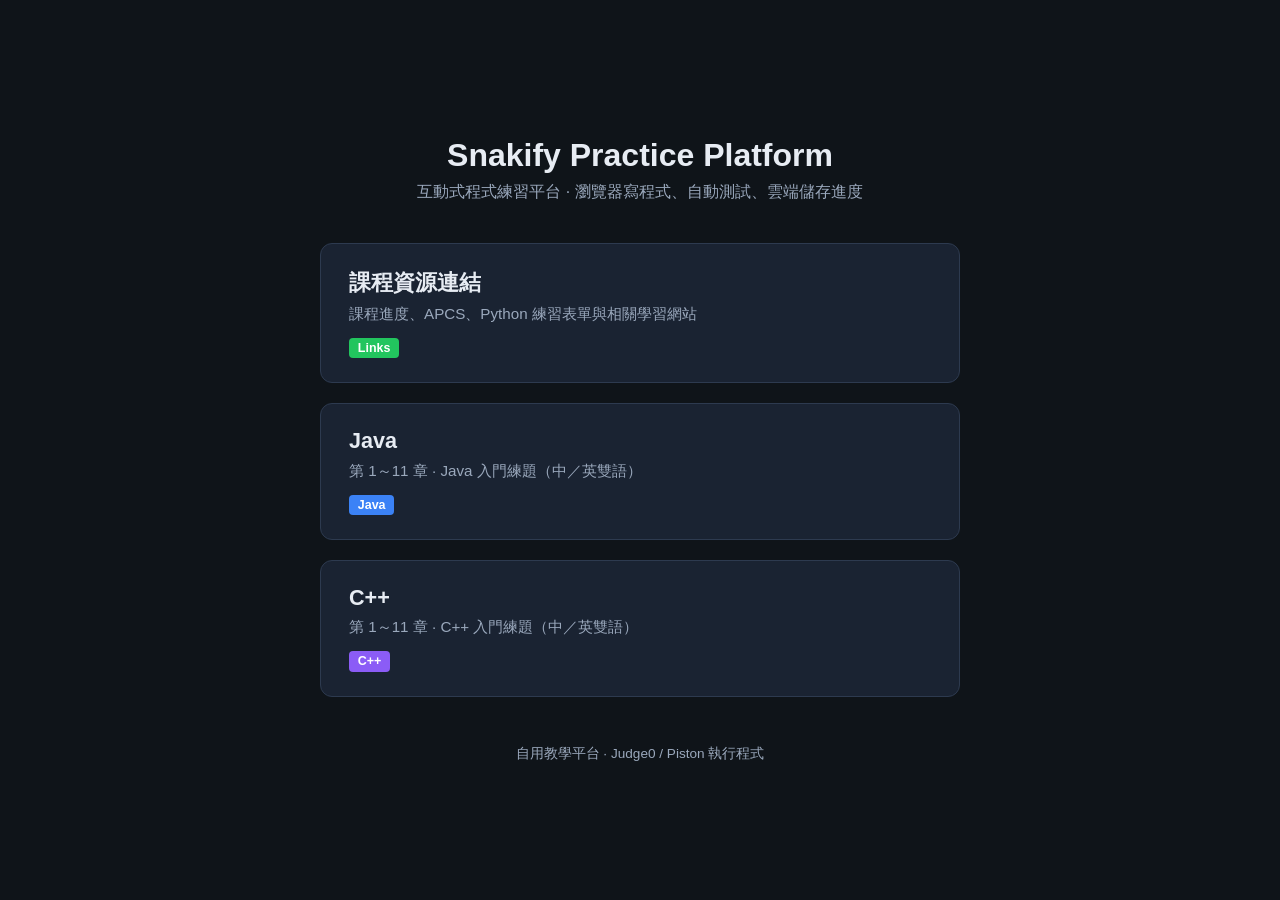
<file: index.html>
<!DOCTYPE html>
<html lang="zh-Hant">
<head>
  <meta charset="UTF-8">
  <meta name="viewport" content="width=device-width, initial-scale=1.0">
  <title>Snakify Practice Platform — 互動式程式練習</title>
  <style>
    :root {
      --bg: #0f1419;
      --surface: #1a2332;
      --border: #2d3a4f;
      --text: #e7ecf3;
      --muted: #9aa8bc;
      --accent: #3b82f6;
      --accent2: #8b5cf6;
      --font: "Segoe UI", "Microsoft JhengHei", "PingFang TC", sans-serif;
    }
    * { box-sizing: border-box; }
    body {
      margin: 0;
      min-height: 100vh;
      font-family: var(--font);
      background: var(--bg);
      color: var(--text);
      display: flex;
      flex-direction: column;
      align-items: center;
      justify-content: center;
      padding: 2rem 1.25rem;
    }
    h1 { margin: 0 0 0.5rem; font-size: 2rem; text-align: center; }
    .subtitle { color: var(--muted); margin: 0 0 2.5rem; text-align: center; max-width: 520px; }
    .cards {
      display: grid;
      gap: 1.25rem;
      width: min(640px, 100%);
    }
    .card {
      display: block;
      background: var(--surface);
      border: 1px solid var(--border);
      border-radius: 12px;
      padding: 1.5rem 1.75rem;
      text-decoration: none;
      color: inherit;
      transition: border-color 0.15s, transform 0.15s;
    }
    .card:hover {
      border-color: var(--accent);
      transform: translateY(-2px);
    }
    .card.cpp:hover { border-color: var(--accent2); }
    .card.links:hover { border-color: #22c55e; }
    .card h2 { margin: 0 0 0.35rem; font-size: 1.35rem; }
    .card p { margin: 0; color: var(--muted); font-size: 0.95rem; line-height: 1.5; }
    .badge {
      display: inline-block;
      margin-top: 0.75rem;
      padding: 0.2rem 0.55rem;
      border-radius: 4px;
      font-size: 0.78rem;
      font-weight: 700;
      color: #fff;
      background: var(--accent);
    }
    .card.cpp .badge { background: var(--accent2); }
    .card.links .badge { background: #22c55e; }
    footer { margin-top: 3rem; color: var(--muted); font-size: 0.85rem; text-align: center; }
  </style>
</head>
<body>
  <h1>Snakify Practice Platform</h1>
  <p class="subtitle">互動式程式練習平台 · 瀏覽器寫程式、自動測試、雲端儲存進度</p>

  <div class="cards">
    <a class="card links" href="course-links.html">
      <h2>課程資源連結</h2>
      <p>課程進度、APCS、Python 練習表單與相關學習網站</p>
      <span class="badge">Links</span>
    </a>
    <a class="card" href="java/">
      <h2>Java</h2>
      <p>第 1～11 章 · Java 入門練題（中／英雙語）</p>
      <span class="badge">Java</span>
    </a>
    <a class="card cpp" href="cpp/">
      <h2>C++</h2>
      <p>第 1～11 章 · C++ 入門練題（中／英雙語）</p>
      <span class="badge">C++</span>
    </a>
  </div>

  <footer>自用教學平台 · Judge0 / Piston 執行程式</footer>
</body>
</html>
</file>
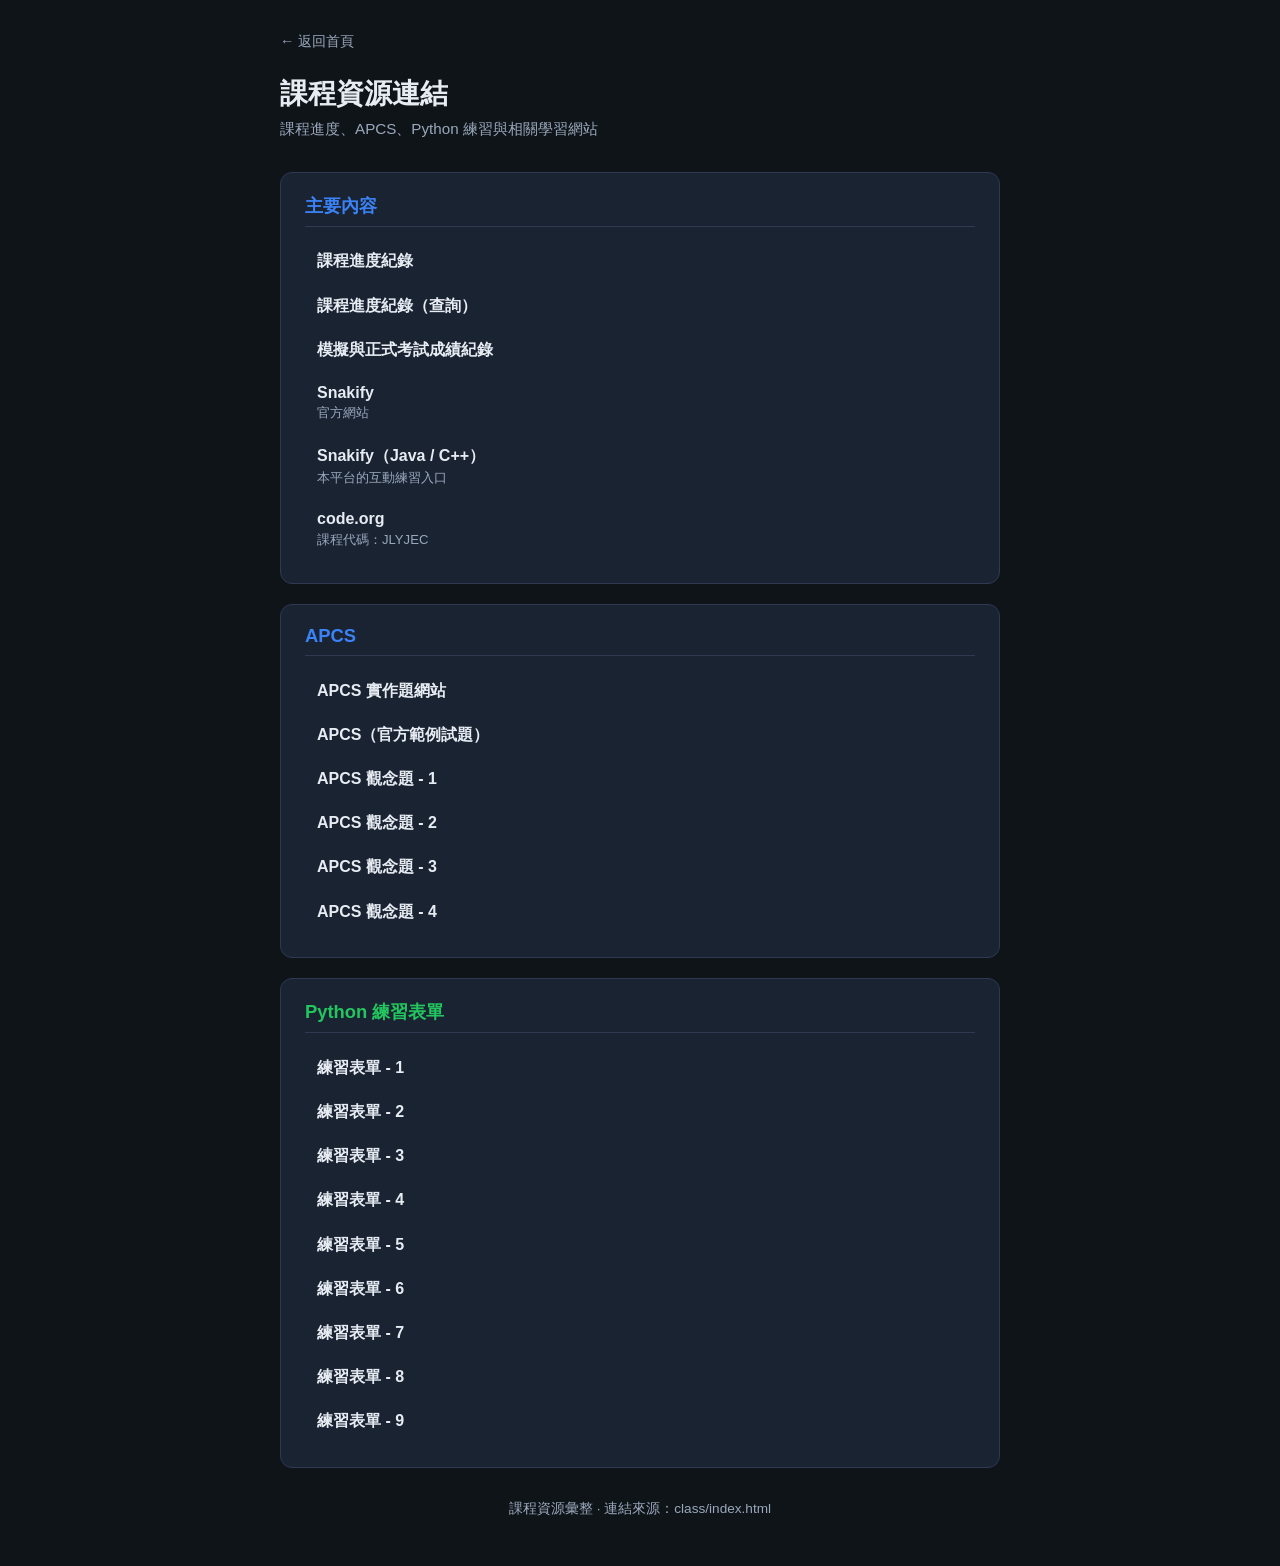
<file: course-links.html>
<!DOCTYPE html>
<html lang="zh-Hant">
<head>
  <meta charset="UTF-8">
  <meta name="viewport" content="width=device-width, initial-scale=1.0">
  <title>課程資源連結 — Snakify Practice Platform</title>
  <style>
    :root {
      --bg: #0f1419;
      --surface: #1a2332;
      --surface-2: #243044;
      --border: #2d3a4f;
      --text: #e7ecf3;
      --muted: #9aa8bc;
      --accent: #3b82f6;
      --accent2: #22c55e;
      --font: "Segoe UI", "Microsoft JhengHei", "PingFang TC", sans-serif;
    }
    * { box-sizing: border-box; }
    body {
      margin: 0;
      min-height: 100vh;
      font-family: var(--font);
      background: var(--bg);
      color: var(--text);
      padding: 2rem 1.25rem 3rem;
    }
    .wrap {
      max-width: 720px;
      margin: 0 auto;
    }
    .back {
      display: inline-block;
      margin-bottom: 1.5rem;
      color: var(--muted);
      text-decoration: none;
      font-size: 0.9rem;
    }
    .back:hover { color: var(--accent); }
    h1 { margin: 0 0 0.35rem; font-size: 1.75rem; }
    .subtitle { color: var(--muted); margin: 0 0 2rem; font-size: 0.95rem; }
    section {
      background: var(--surface);
      border: 1px solid var(--border);
      border-radius: 12px;
      padding: 1.25rem 1.5rem;
      margin-bottom: 1.25rem;
    }
    section h2 {
      margin: 0 0 1rem;
      font-size: 1.15rem;
      color: var(--accent);
      border-bottom: 1px solid var(--border);
      padding-bottom: 0.5rem;
    }
    section h2.python { color: var(--accent2); }
    ul {
      list-style: none;
      margin: 0;
      padding: 0;
    }
    li { margin: 0.35rem 0; }
    a.link {
      display: block;
      padding: 0.55rem 0.75rem;
      border-radius: 8px;
      color: var(--text);
      text-decoration: none;
      transition: background 0.15s;
    }
    a.link:hover {
      background: var(--surface-2);
    }
    a.link .title { font-weight: 600; }
    a.link .note {
      display: block;
      margin-top: 0.15rem;
      font-size: 0.82rem;
      color: var(--muted);
    }
    footer {
      margin-top: 2rem;
      color: var(--muted);
      font-size: 0.85rem;
      text-align: center;
    }
  </style>
</head>
<body>
  <div class="wrap">
    <a class="back" href="./">← 返回首頁</a>
    <h1>課程資源連結</h1>
    <p class="subtitle">課程進度、APCS、Python 練習與相關學習網站</p>

    <section id="main">
      <h2>主要內容</h2>
      <ul>
        <li>
          <a class="link" href="https://docs.google.com/forms/d/e/1FAIpQLScEkGBReQ8VpOT17Uw34zqcD7CHRAd5zIhtskSI7fWWDlw4Ag/viewform" target="_blank" rel="noopener">
            <span class="title">課程進度紀錄</span>
          </a>
        </li>
        <li>
          <a class="link" href="https://docs.google.com/spreadsheets/d/1Verdb0Zm7Z61c6HHbnNXRbBa2OfrQMqrlFXZtbvCuaw/edit?usp=sharing" target="_blank" rel="noopener">
            <span class="title">課程進度紀錄（查詢）</span>
          </a>
        </li>
        <li>
          <a class="link" href="https://docs.google.com/forms/d/e/1FAIpQLSf7cOiKqOec41Q7EEGooboO6Qr44yTvd2dOvbfcd_xTAxsORw/viewform" target="_blank" rel="noopener">
            <span class="title">模擬與正式考試成績紀錄</span>
          </a>
        </li>
        <li>
          <a class="link" href="https://snakify.org/en/" target="_blank" rel="noopener">
            <span class="title">Snakify</span>
            <span class="note">官方網站</span>
          </a>
        </li>
        <li>
          <a class="link" href="./">
            <span class="title">Snakify（Java / C++）</span>
            <span class="note">本平台的互動練習入口</span>
          </a>
        </li>
        <li>
          <a class="link" href="https://studio.code.org/sections/JLYJEC" target="_blank" rel="noopener">
            <span class="title">code.org</span>
            <span class="note">課程代碼：JLYJEC</span>
          </a>
        </li>
      </ul>
    </section>

    <section id="apcs">
      <h2>APCS</h2>
      <ul>
        <li>
          <a class="link" href="https://zerojudge.tw/Problems?tag=APCS" target="_blank" rel="noopener">
            <span class="title">APCS 實作題網站</span>
          </a>
        </li>
        <li>
          <a class="link" href="https://forms.gle/XJru8GQcSdrN694B6" target="_blank" rel="noopener">
            <span class="title">APCS（官方範例試題）</span>
          </a>
        </li>
        <li>
          <a class="link" href="https://forms.gle/iKeyyP8vtphAjLzF7" target="_blank" rel="noopener">
            <span class="title">APCS 觀念題 - 1</span>
          </a>
        </li>
        <li>
          <a class="link" href="https://forms.gle/EoN93LoNEtnTEsc57" target="_blank" rel="noopener">
            <span class="title">APCS 觀念題 - 2</span>
          </a>
        </li>
        <li>
          <a class="link" href="https://forms.gle/4Mi76emeyQLH63dc8" target="_blank" rel="noopener">
            <span class="title">APCS 觀念題 - 3</span>
          </a>
        </li>
        <li>
          <a class="link" href="https://forms.gle/Pnv5d5rKAmUVGcJC7" target="_blank" rel="noopener">
            <span class="title">APCS 觀念題 - 4</span>
          </a>
        </li>
      </ul>
    </section>

    <section id="python">
      <h2 class="python">Python 練習表單</h2>
      <ul>
        <li>
          <a class="link" href="https://docs.google.com/forms/d/e/1FAIpQLSdYnQHms8bs_TcmrohYVIl97LqHx1_Kj_tCsd9A8z92GlE8_Q/viewform" target="_blank" rel="noopener">
            <span class="title">練習表單 - 1</span>
          </a>
        </li>
        <li>
          <a class="link" href="https://docs.google.com/forms/d/e/1FAIpQLSdX5PXbMfDoxrVcXFGnvXtx2gy5AnDiDTkTBtb_0oCZ-NRGCg/viewform" target="_blank" rel="noopener">
            <span class="title">練習表單 - 2</span>
          </a>
        </li>
        <li>
          <a class="link" href="https://docs.google.com/forms/d/e/1FAIpQLSdFI6UdEk_Pn-UPbeqp8khgeyW8BfUkYwF9JmCV2WiVLJfBeg/viewform" target="_blank" rel="noopener">
            <span class="title">練習表單 - 3</span>
          </a>
        </li>
        <li>
          <a class="link" href="https://docs.google.com/forms/d/e/1FAIpQLSerJ2FqQyp7aBWCgaMs3FPUvMNwUOdGeHscpnXWGZPlnTcXPg/viewform" target="_blank" rel="noopener">
            <span class="title">練習表單 - 4</span>
          </a>
        </li>
        <li>
          <a class="link" href="https://docs.google.com/forms/d/e/1FAIpQLSeET3tP54aYZmyUu151gT9Eino2qKOvNJBk54mZKbdbcjSVdQ/viewform" target="_blank" rel="noopener">
            <span class="title">練習表單 - 5</span>
          </a>
        </li>
        <li>
          <a class="link" href="https://docs.google.com/forms/d/e/1FAIpQLSd6h65SNEDThPU260hsFbFx5ncboayTJtkglI1GZn2fXW7Bqw/viewform" target="_blank" rel="noopener">
            <span class="title">練習表單 - 6</span>
          </a>
        </li>
        <li>
          <a class="link" href="https://docs.google.com/forms/d/e/1FAIpQLSc2Ozg8YQYQMjQ8CdyOCMvFtsU3BJiLTrsvxFs7dCSkH2rwhQ/viewform" target="_blank" rel="noopener">
            <span class="title">練習表單 - 7</span>
          </a>
        </li>
        <li>
          <a class="link" href="https://docs.google.com/forms/d/e/1FAIpQLSdeM0X6pPRUO6MZEEOiVxs3nDxUDA9pYV5gEN7feE423IfUeg/viewform" target="_blank" rel="noopener">
            <span class="title">練習表單 - 8</span>
          </a>
        </li>
        <li>
          <a class="link" href="https://docs.google.com/forms/d/e/1FAIpQLSeaaUgntLs99bq03_pkrtIvkA7xWb8PezEyQqL2ztNscDDLkQ/viewform" target="_blank" rel="noopener">
            <span class="title">練習表單 - 9</span>
          </a>
        </li>
      </ul>
    </section>

    <footer>課程資源彙整 · 連結來源：class/index.html</footer>
  </div>
</body>
</html>
</file>
